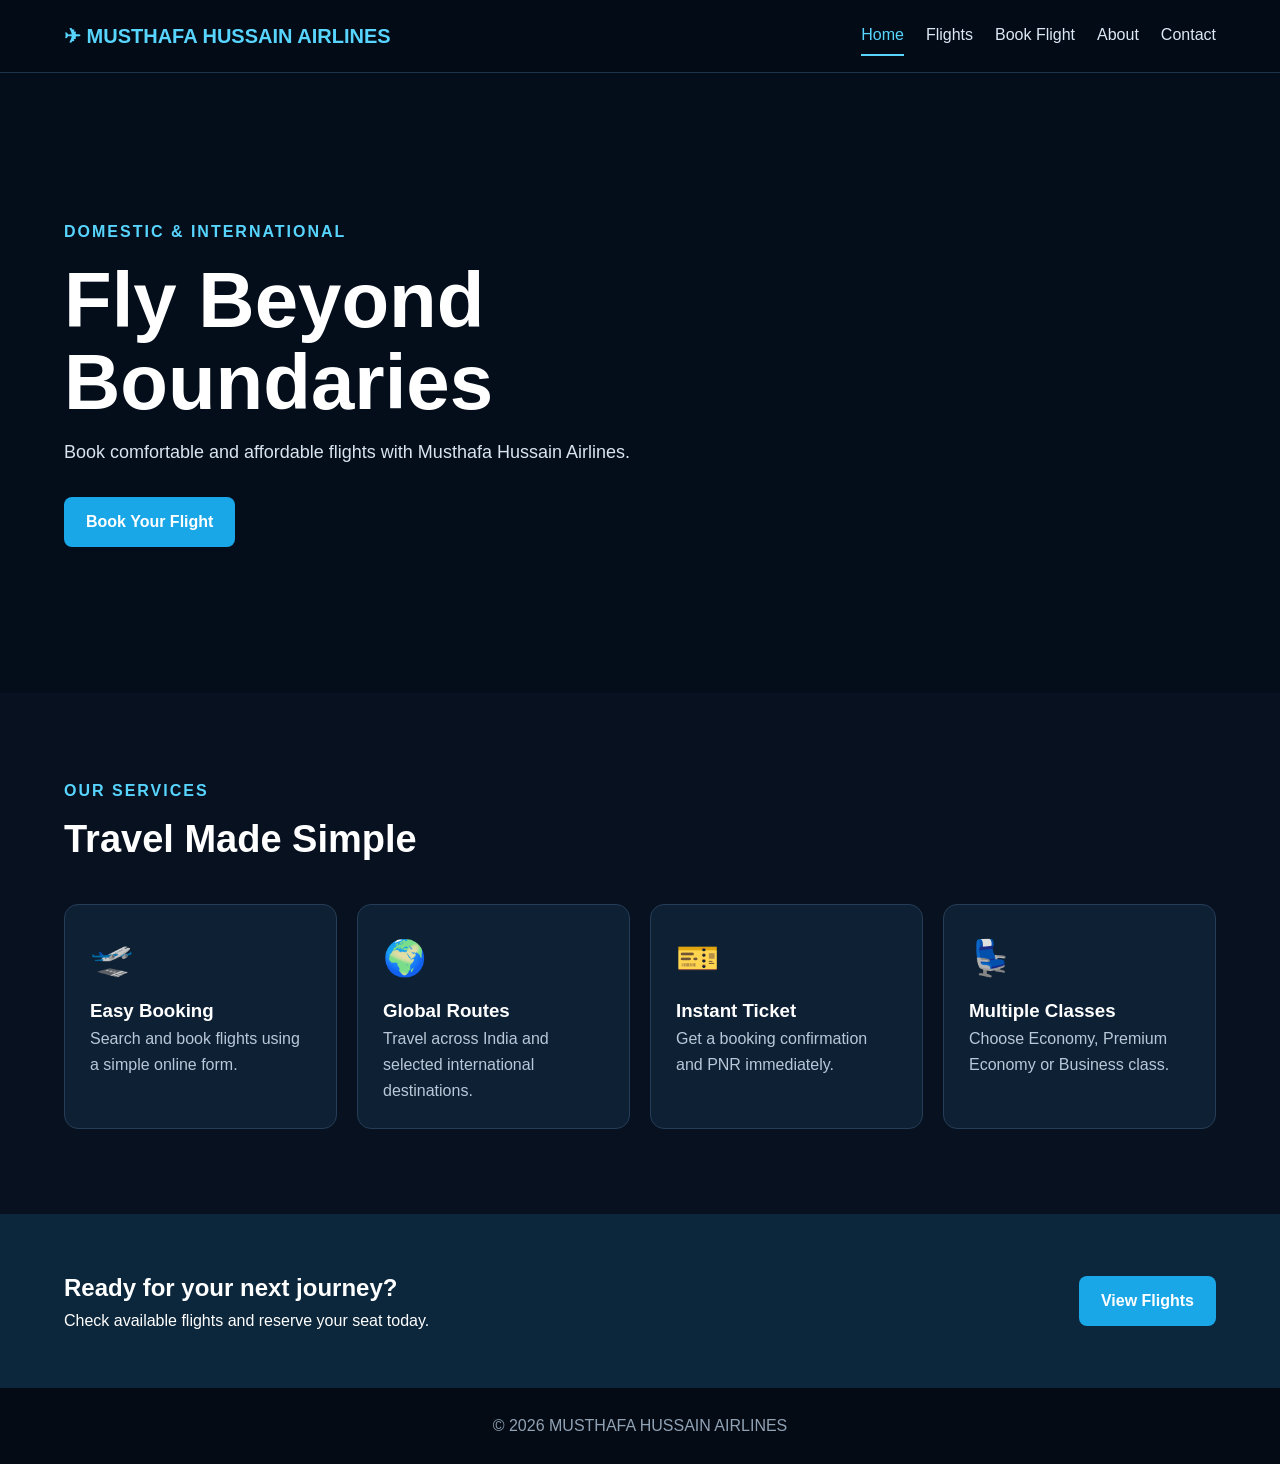
<file: index.html>
<!DOCTYPE html>
<html lang="en">
<head>
    <meta charset="UTF-8">
    <meta name="viewport" content="width=device-width, initial-scale=1.0">
    <title>Musthafa Hussain Airlines</title>
    <link rel="stylesheet" href="style.css">
</head>
<body>
<header>
    <nav class="navbar">
        <a class="logo" href="index.html">✈ MUSTHAFA HUSSAIN AIRLINES</a>
        <div class="nav-links">
            <a class="active" href="index.html">Home</a>
            <a href="flights.html">Flights</a>
            <a href="booking.html">Book Flight</a>
            <a href="about.html">About</a>
            <a href="contact.html">Contact</a>
        </div>
    </nav>
</header>

<section class="hero">
    <div class="hero-content">
        <p class="small-title">DOMESTIC & INTERNATIONAL</p>
        <h1>Fly Beyond Boundaries</h1>
        <p>Book comfortable and affordable flights with Musthafa Hussain Airlines.</p>
        <a class="btn" href="booking.html">Book Your Flight</a>
    </div>
</section>

<section class="section">
    <div class="section-title">
        <p>OUR SERVICES</p>
        <h2>Travel Made Simple</h2>
    </div>
    <div class="cards">
        <div class="card"><div class="icon">🛫</div><h3>Easy Booking</h3><p>Search and book flights using a simple online form.</p></div>
        <div class="card"><div class="icon">🌍</div><h3>Global Routes</h3><p>Travel across India and selected international destinations.</p></div>
        <div class="card"><div class="icon">🎫</div><h3>Instant Ticket</h3><p>Get a booking confirmation and PNR immediately.</p></div>
        <div class="card"><div class="icon">💺</div><h3>Multiple Classes</h3><p>Choose Economy, Premium Economy or Business class.</p></div>
    </div>
</section>

<section class="banner">
    <div>
        <h2>Ready for your next journey?</h2>
        <p>Check available flights and reserve your seat today.</p>
    </div>
    <a class="btn" href="flights.html">View Flights</a>
</section>

<footer>© 2026 MUSTHAFA HUSSAIN AIRLINES</footer>
<script src="script.js"></script>
</body>
</html>
</file>
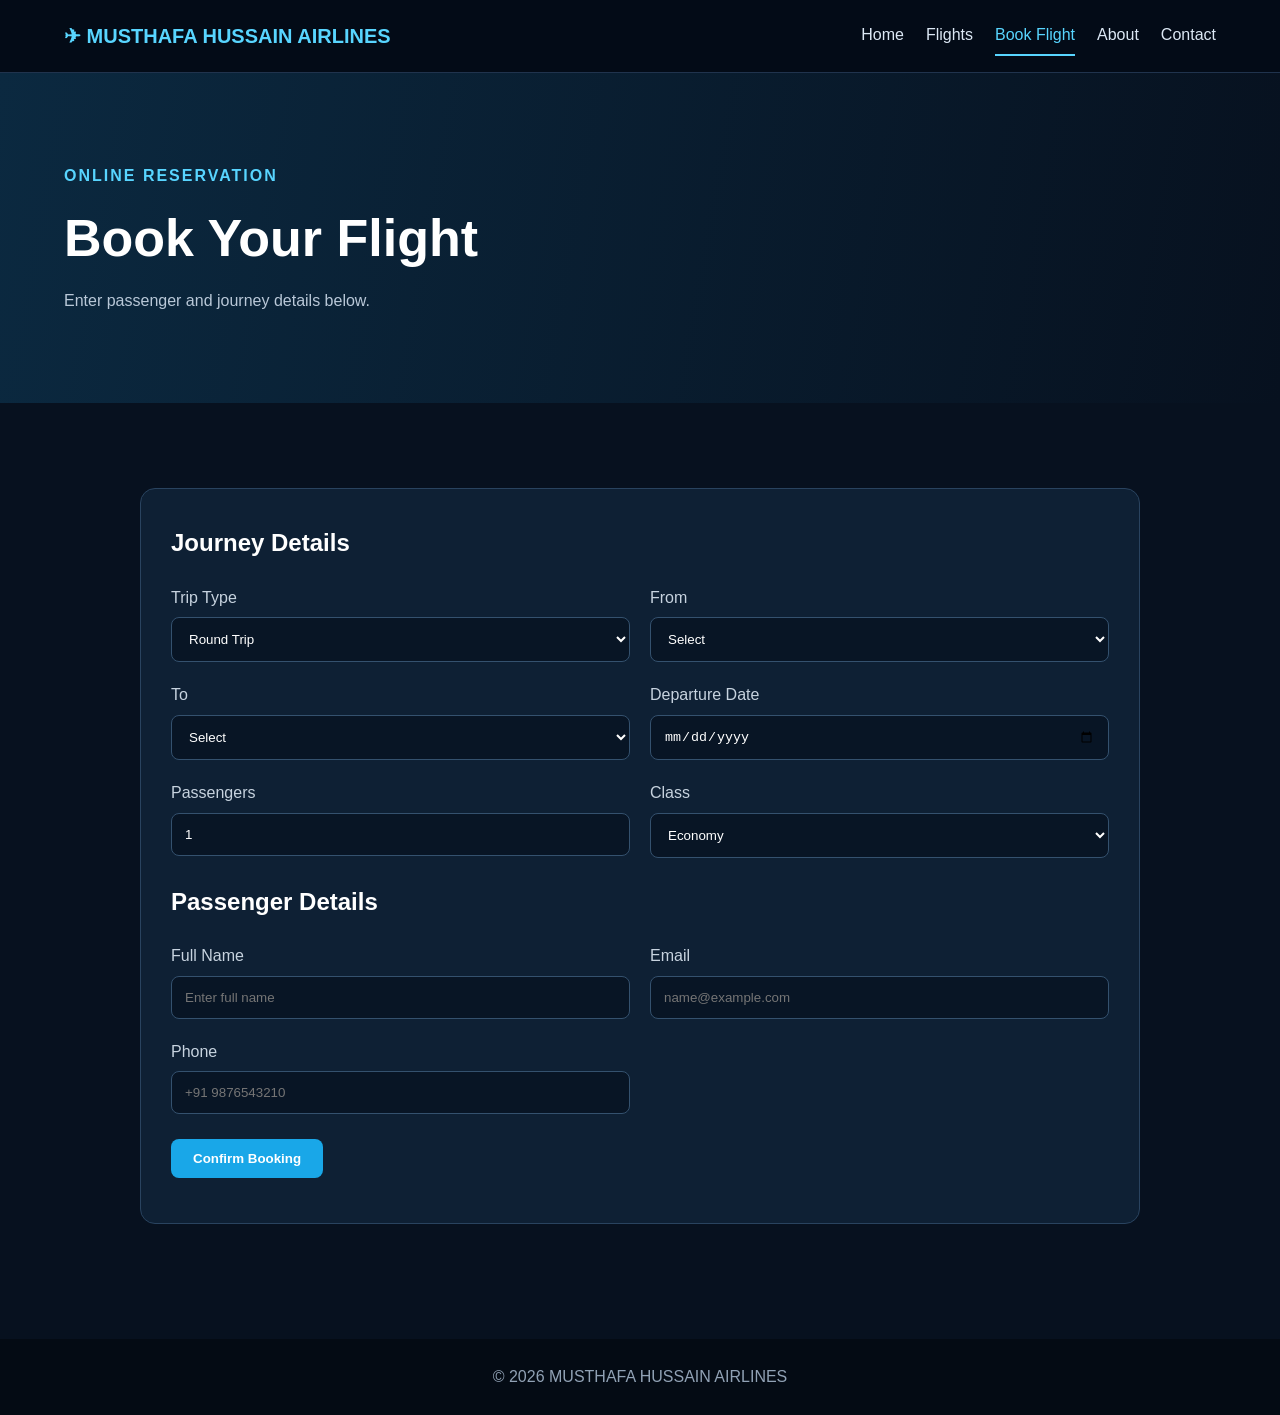
<file: booking.html>
<!DOCTYPE html>
<html lang="en">
<head>
    <meta charset="UTF-8">
    <meta name="viewport" content="width=device-width, initial-scale=1.0">
    <title>Musthafa Hussain Airlines</title>
    <link rel="stylesheet" href="style.css">
</head>
<body>
<header>
    <nav class="navbar">
        <a class="logo" href="index.html">✈ MUSTHAFA HUSSAIN AIRLINES</a>
        <div class="nav-links">
            <a href="index.html">Home</a><a href="flights.html">Flights</a>
            <a class="active" href="booking.html">Book Flight</a><a href="about.html">About</a><a href="contact.html">Contact</a>
        </div>
    </nav>
</header>

<section class="page-header">
    <p class="small-title">ONLINE RESERVATION</p>
    <h1>Book Your Flight</h1>
    <p>Enter passenger and journey details below.</p>
</section>

<section class="section narrow">
    <form id="bookingForm" class="form-card">
        <h2>Journey Details</h2>
        <div class="form-grid">
            <label>Trip Type<select id="tripType"><option>Round Trip</option><option>One Way</option></select></label>
            <label>From<select id="from" required><option value="">Select</option><option>Hyderabad</option><option>Delhi</option><option>Mumbai</option><option>Bengaluru</option><option>Chennai</option><option>Kolkata</option><option>Dubai</option><option>Singapore</option><option>London</option></select></label>
            <label>To<select id="to" required><option value="">Select</option><option>Hyderabad</option><option>Delhi</option><option>Mumbai</option><option>Bengaluru</option><option>Chennai</option><option>Kolkata</option><option>Dubai</option><option>Singapore</option><option>London</option></select></label>
            <label>Departure Date<input type="date" id="travelDate" required></label>
            <label>Passengers<input type="number" id="passengers" min="1" max="9" value="1" required></label>
            <label>Class<select id="classType"><option>Economy</option><option>Premium Economy</option><option>Business</option></select></label>
        </div>

        <h2>Passenger Details</h2>
        <div class="form-grid">
            <label>Full Name<input type="text" id="passengerName" required placeholder="Enter full name"></label>
            <label>Email<input type="email" id="passengerEmail" required placeholder="name@example.com"></label>
            <label>Phone<input type="tel" id="passengerPhone" required placeholder="+91 9876543210"></label>
        </div>

        <button class="btn" type="submit">Confirm Booking</button>
        <p id="bookingMessage" class="message"></p>
    </form>

    <div id="ticket" class="ticket hidden">
        <div class="ticket-top"><h2>✈ MUSTHAFA HUSSAIN AIRLINES</h2><span>CONFIRMED</span></div>
        <p class="success">✓ Booking confirmed successfully!</p>
        <div class="ticket-grid">
            <p><b>PNR</b><span id="tPNR"></span></p>
            <p><b>Passenger</b><span id="tName"></span></p>
            <p><b>Route</b><span id="tRoute"></span></p>
            <p><b>Date</b><span id="tDate"></span></p>
            <p><b>Flight</b><span id="tFlight"></span></p>
            <p><b>Class</b><span id="tClass"></span></p>
            <p><b>Passengers</b><span id="tPassengers"></span></p>
            <p><b>Total Fare</b><span id="tFare"></span></p>
        </div>
        <button id="printTicket" class="btn">Print Ticket</button>
    </div>
</section>
<footer>© 2026 MUSTHAFA HUSSAIN AIRLINES</footer>
<script src="script.js"></script>
</body>
</html>
</file>
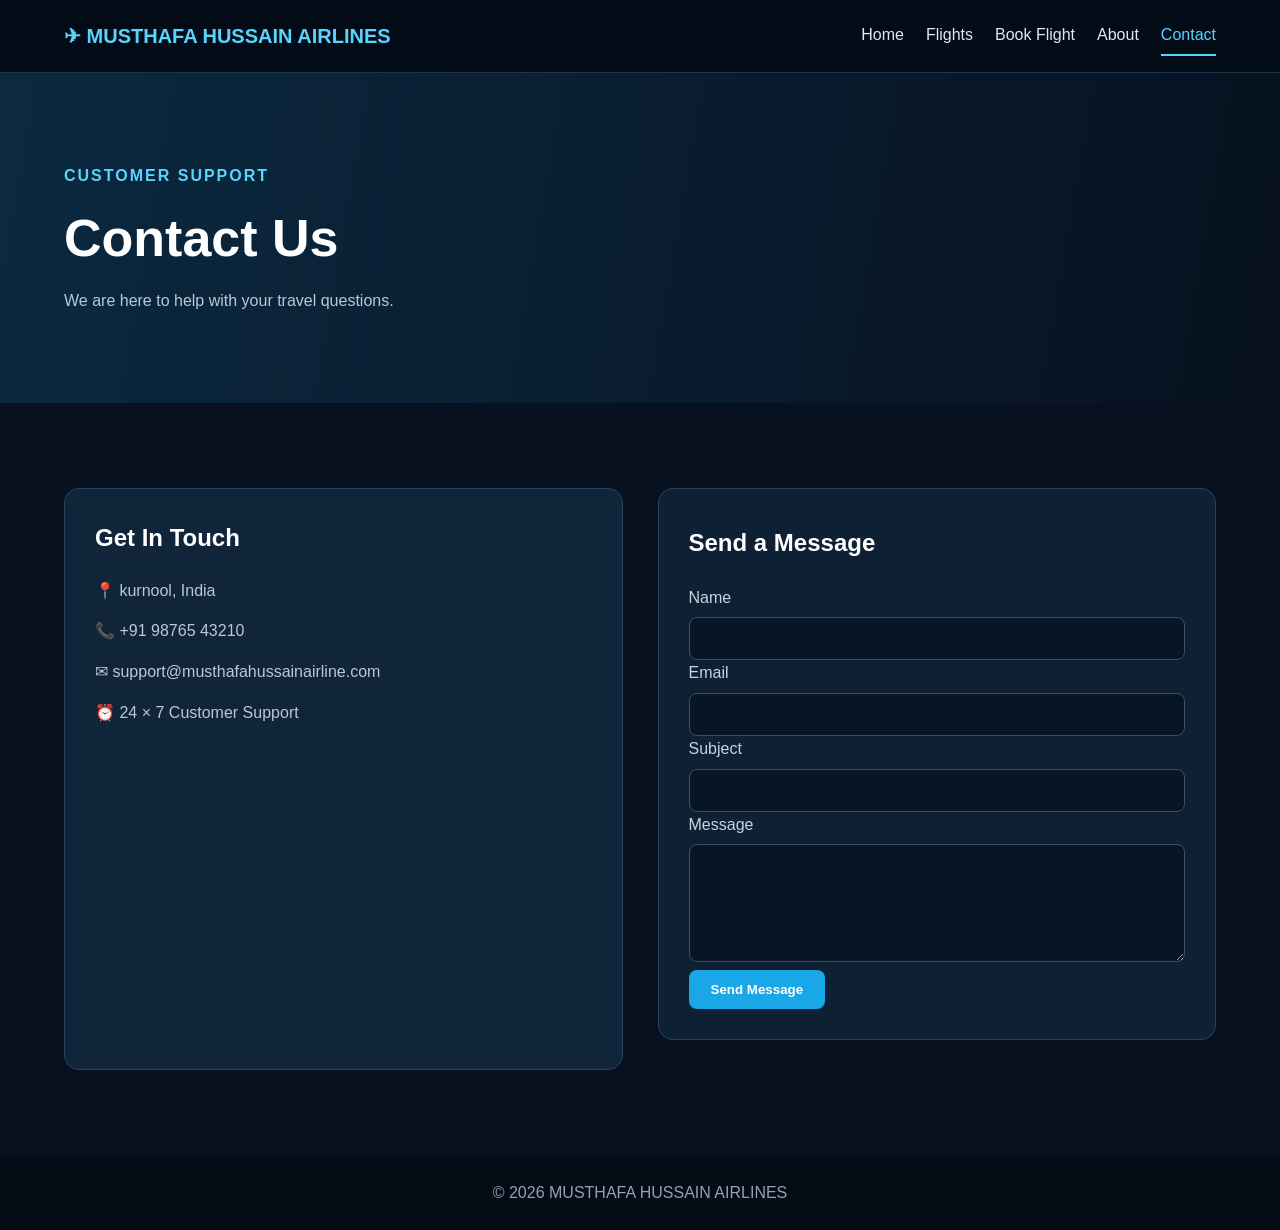
<file: contact.html>
<!DOCTYPE html>
<html lang="en">
<head>
    <meta charset="UTF-8">
    <meta name="viewport" content="width=device-width, initial-scale=1.0">
    <title>Musthafa Hussain Airlines</title>
    <link rel="stylesheet" href="style.css">
</head>
<body>
<header><nav class="navbar">
    <a class="logo" href="index.html">✈ MUSTHAFA HUSSAIN AIRLINES</a>
    <div class="nav-links"><a href="index.html">Home</a><a href="flights.html">Flights</a><a href="booking.html">Book Flight</a><a href="about.html">About</a><a class="active" href="contact.html">Contact</a></div>
</nav></header>

<section class="page-header">
    <p class="small-title">CUSTOMER SUPPORT</p>
    <h1>Contact Us</h1>
    <p>We are here to help with your travel questions.</p>
</section>

<section class="section contact-layout">
    <div class="contact-info">
        <h2>Get In Touch</h2>
        <p>📍 kurnool, India</p>
        <p>📞 +91 98765 43210</p>
        <p>✉ support@musthafahussainairline.com</p>
        <p>⏰ 24 × 7 Customer Support</p>
    </div>

    <form id="contactForm" class="form-card">
        <h2>Send a Message</h2>
        <label>Name<input id="contactName" type="text" required></label>
        <label>Email<input id="contactEmail" type="email" required></label>
        <label>Subject<input id="contactSubject" type="text" required></label>
        <label>Message<textarea id="contactMessage" rows="6" required></textarea></label>
        <button class="btn" type="submit">Send Message</button>
    </form>
</section>
<footer>© 2026 MUSTHAFA HUSSAIN AIRLINES</footer>
<script src="script.js"></script>
</body>
</html>
</file>
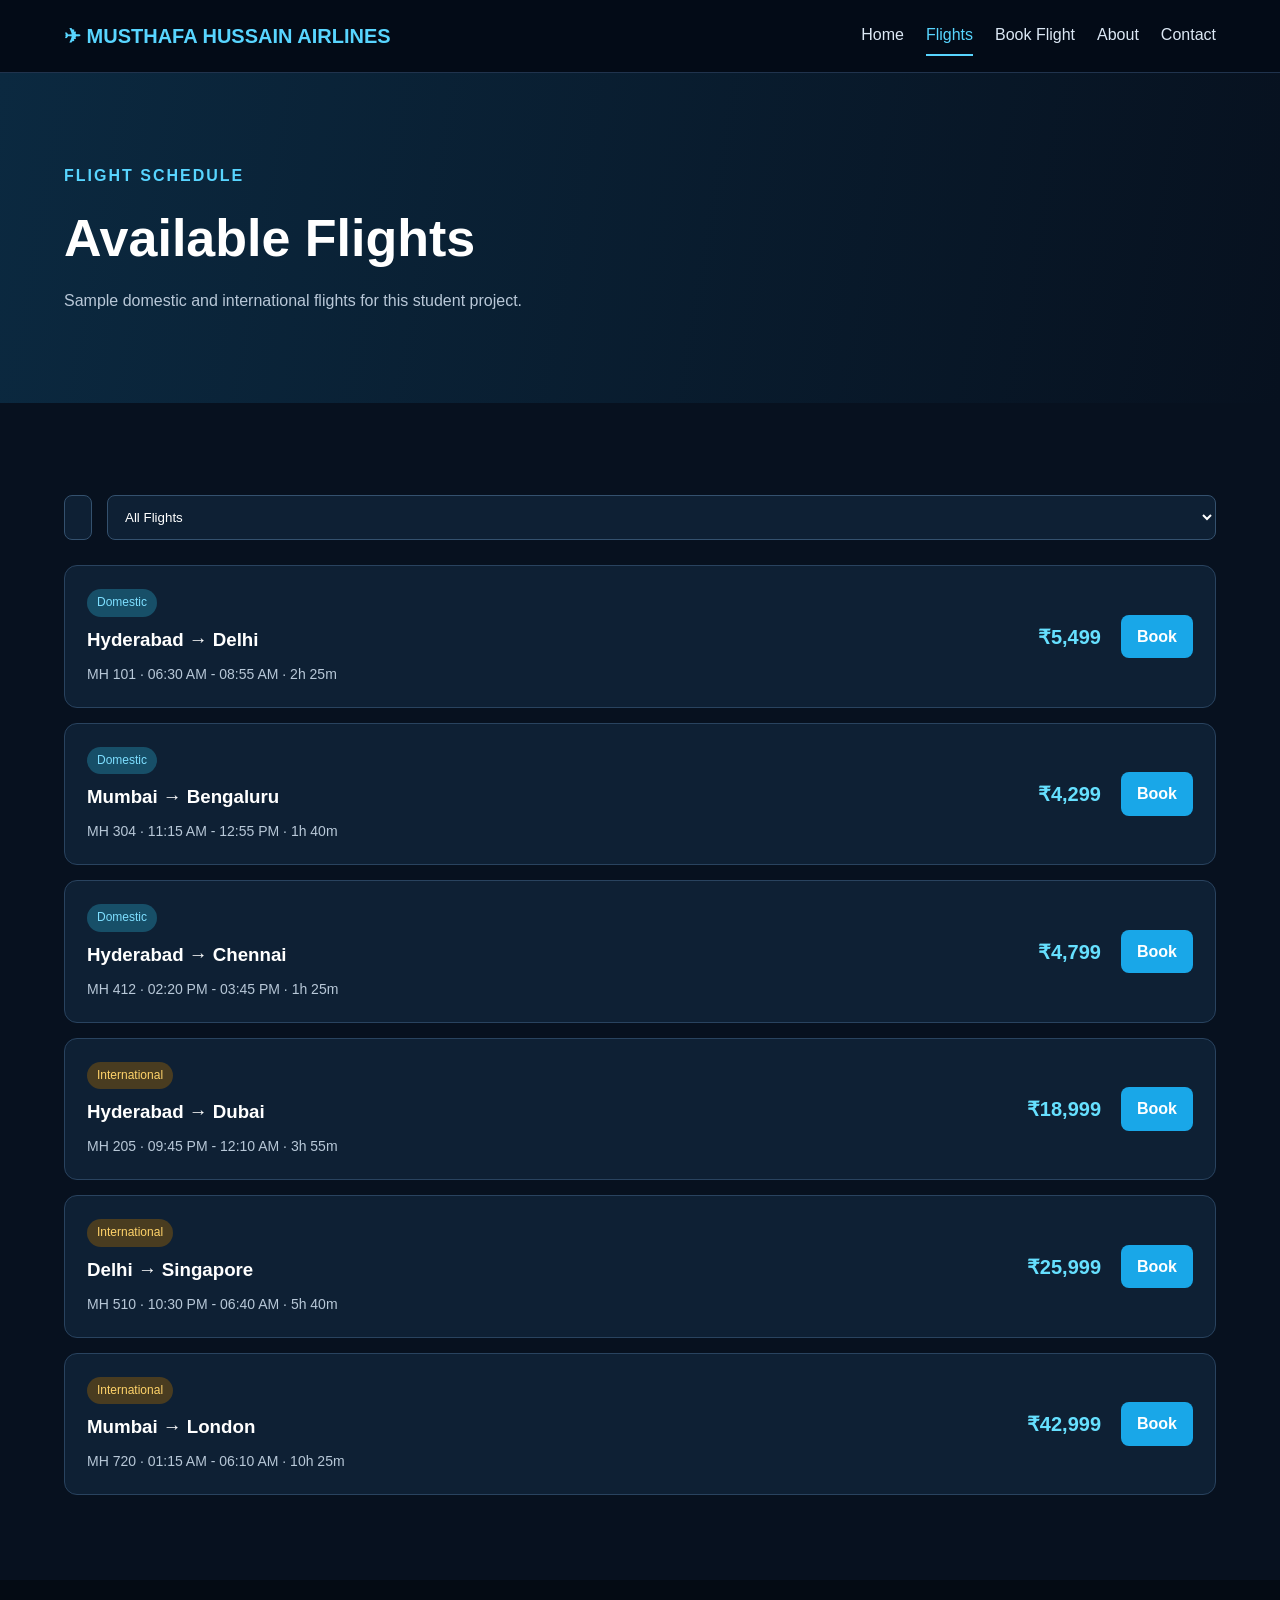
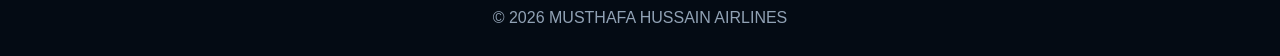
<file: flights.html>
<!DOCTYPE html>
<html lang="en">
<head>
    <meta charset="UTF-8">
    <meta name="viewport" content="width=device-width, initial-scale=1.0">
    <title>Musthafa Hussain Airlines</title>
    <link rel="stylesheet" href="style.css">
</head>
<body>
<header>
    <nav class="navbar">
        <a class="logo" href="index.html">✈ MUSTHAFA HUSSAIN AIRLINES</a>
        <div class="nav-links">
            <a href="index.html">Home</a><a class="active" href="flights.html">Flights</a>
            <a href="booking.html">Book Flight</a><a href="about.html">About</a><a href="contact.html">Contact</a>
        </div>
    </nav>
</header>

<section class="page-header">
    <p class="small-title">FLIGHT SCHEDULE</p>
    <h1>Available Flights</h1>
    <p>Sample domestic and international flights for this student project.</p>
</section>

<section class="section">
    <div class="filter-box">
        <input id="flightSearch" type="text" placeholder="Search route, e.g. Hyderabad or Dubai">
        <select id="flightType">
            <option value="all">All Flights</option>
            <option value="domestic">Domestic</option>
            <option value="international">International</option>
        </select>
    </div>

    <div id="flightList" class="flight-list">
        <div class="flight-card" data-type="domestic" data-search="hyderabad delhi">
            <div><span class="badge">Domestic</span><h3>Hyderabad → Delhi</h3><p>MH 101 · 06:30 AM - 08:55 AM · 2h 25m</p></div>
            <strong>₹5,499</strong><a class="btn small-btn" href="booking.html">Book</a>
        </div>
        <div class="flight-card" data-type="domestic" data-search="mumbai bengaluru">
            <div><span class="badge">Domestic</span><h3>Mumbai → Bengaluru</h3><p>MH 304 · 11:15 AM - 12:55 PM · 1h 40m</p></div>
            <strong>₹4,299</strong><a class="btn small-btn" href="booking.html">Book</a>
        </div>
        <div class="flight-card" data-type="domestic" data-search="hyderabad chennai">
            <div><span class="badge">Domestic</span><h3>Hyderabad → Chennai</h3><p>MH 412 · 02:20 PM - 03:45 PM · 1h 25m</p></div>
            <strong>₹4,799</strong><a class="btn small-btn" href="booking.html">Book</a>
        </div>
        <div class="flight-card" data-type="international" data-search="hyderabad dubai">
            <div><span class="badge international">International</span><h3>Hyderabad → Dubai</h3><p>MH 205 · 09:45 PM - 12:10 AM · 3h 55m</p></div>
            <strong>₹18,999</strong><a class="btn small-btn" href="booking.html">Book</a>
        </div>
        <div class="flight-card" data-type="international" data-search="delhi singapore">
            <div><span class="badge international">International</span><h3>Delhi → Singapore</h3><p>MH 510 · 10:30 PM - 06:40 AM · 5h 40m</p></div>
            <strong>₹25,999</strong><a class="btn small-btn" href="booking.html">Book</a>
        </div>
        <div class="flight-card" data-type="international" data-search="mumbai london">
            <div><span class="badge international">International</span><h3>Mumbai → London</h3><p>MH 720 · 01:15 AM - 06:10 AM · 10h 25m</p></div>
            <strong>₹42,999</strong><a class="btn small-btn" href="booking.html">Book</a>
        </div>
    </div>
</section>
<footer>© 2026 MUSTHAFA HUSSAIN AIRLINES</footer>
<script src="script.js"></script>
</body>
</html>
</file>
<file: style.css>
*{margin:0;padding:0;box-sizing:border-box}
html{scroll-behavior:smooth}
body{font-family:Arial,Helvetica,sans-serif;background:#07111f;color:#fff;line-height:1.6}
a{text-decoration:none;color:inherit}
header{position:sticky;top:0;z-index:100;background:rgba(4,12,23,.97);border-bottom:1px solid #20334d}
.navbar{width:90%;max-width:1200px;margin:auto;min-height:72px;display:flex;justify-content:space-between;align-items:center;gap:20px}
.logo{color:#58d5ff;font-size:20px;font-weight:bold}
.nav-links{display:flex;gap:22px;flex-wrap:wrap;justify-content:center}
.nav-links a{color:#dce8f5;padding:6px 0}
.nav-links a:hover,.nav-links .active{color:#58d5ff;border-bottom:2px solid #58d5ff}
.hero{min-height:620px;display:flex;align-items:center;background:linear-gradient(rgba(3,13,26,.7),rgba(3,13,26,.85)),url("https://images.unsplash.com/photo-1474302770737-173ee21bab63?auto=format&fit=crop&w=1600&q=80") center/cover no-repeat}
.hero-content{width:90%;max-width:1200px;margin:auto}
.small-title,.section-title p{color:#58d5ff;font-weight:bold;letter-spacing:2px}
.hero h1{font-size:clamp(44px,7vw,78px);line-height:1.05;max-width:850px;margin:15px 0}
.hero-content>p:not(.small-title){max-width:650px;color:#d9e4ef;font-size:18px;margin-bottom:30px}
.btn{display:inline-block;border:0;cursor:pointer;background:#19a7e8;color:#fff;padding:12px 22px;border-radius:8px;font-weight:bold;transition:.3s}
.btn:hover{background:#087db4;transform:translateY(-2px)}
.small-btn{margin-left:auto;align-self:center;padding:9px 16px}
.section{width:90%;max-width:1200px;margin:auto;padding:85px 0}
.narrow{max-width:1000px}
.section-title{margin-bottom:35px}.section-title h2{font-size:38px;margin-top:5px}
.cards{display:grid;grid-template-columns:repeat(4,1fr);gap:20px}
.card{background:#0e2034;border:1px solid #263d58;padding:25px;border-radius:14px}
.card p,.contact-info p,.about p{color:#b9c8d8}
.icon{font-size:35px;margin-bottom:10px}
.banner{padding:55px 5%;background:#0c263b;display:flex;justify-content:space-between;align-items:center;gap:20px}
.page-header{padding:90px 5%;background:linear-gradient(100deg,#0b2940,#07111f)}
.page-header h1{font-size:52px;margin:8px 0}.page-header p:last-child{color:#b9c8d8}
.filter-box{display:flex;gap:15px;margin-bottom:25px}
.filter-box input,.filter-box select{padding:13px;border:1px solid #34516e;border-radius:8px;background:#0e2034;color:#fff}
.filter-box input{flex:1}
.flight-list{display:grid;gap:15px}
.flight-card{display:grid;grid-template-columns:1fr auto auto;align-items:center;gap:20px;background:#0e2034;padding:22px;border:1px solid #29435f;border-radius:13px}
.flight-card p{color:#b8c8d8;font-size:14px}.flight-card h3{margin:8px 0}
.flight-card>strong{color:#66e0ff;font-size:20px;white-space:nowrap}
.badge{display:inline-block;background:#174f68;color:#7edfff;padding:4px 10px;border-radius:20px;font-size:12px}
.badge.international{background:#493c20;color:#ffd36a}
.form-card{background:#0e2034;border:1px solid #29435f;padding:30px;border-radius:15px;margin-bottom:30px}
.form-card h2{margin:5px 0 22px}.form-grid{display:grid;grid-template-columns:repeat(2,1fr);gap:20px;margin-bottom:25px}
label{display:block;color:#c7d3df}input,select,textarea{width:100%;margin-top:7px;padding:13px;border:1px solid #34516e;border-radius:8px;background:#081525;color:#fff;outline:0}
input:focus,select:focus,textarea:focus{border-color:#58d5ff}
.message{margin-top:15px;color:#ffb7b7}
.ticket{background:#fff;color:#132238;border-radius:15px;overflow:hidden;padding-bottom:25px}
.ticket.hidden{display:none}.ticket-top{background:#0b5c86;color:#fff;padding:22px;display:flex;justify-content:space-between}
.ticket-top span{background:#d9ffeb;color:#08733b;padding:5px 10px;border-radius:20px;font-size:11px}
.success{color:#08733b;font-weight:bold;padding:22px 22px 0}
.ticket-grid{display:grid;grid-template-columns:1fr 1fr;gap:15px;padding:22px;border-bottom:1px dashed #aaa}
.ticket-grid p{display:flex;flex-direction:column}.ticket-grid b{font-size:11px;color:#657487;text-transform:uppercase}.ticket-grid span{font-weight:bold}
.ticket>.btn{margin:20px 22px}
.about{display:grid;grid-template-columns:1fr 1fr;gap:50px;align-items:center}
.about img{width:100%;height:430px;object-fit:cover;border-radius:15px}
.about h2{font-size:40px;margin:10px 0 18px}.about h3{margin-top:20px}
.check-list{list-style:none;color:#c3d0dd;margin-top:10px}.check-list li{margin:7px 0}.check-list li::before{content:"✓ ";color:#58d5ff;font-weight:bold}
.contact-layout{display:grid;grid-template-columns:1fr 1fr;gap:35px}
.contact-info{background:#10243a;border:1px solid #29435f;border-radius:15px;padding:30px}
.contact-info h2{margin-bottom:20px}.contact-info p{margin:15px 0}
.contact-form{margin:0}.contact-form label{margin-bottom:15px}
footer{text-align:center;background:#040b14;color:#91a2b5;padding:25px}
@media(max-width:900px){.cards{grid-template-columns:1fr 1fr}.about,.contact-layout{grid-template-columns:1fr}.flight-card{grid-template-columns:1fr auto}.flight-card .btn{grid-column:2;grid-row:1}.form-grid{grid-template-columns:1fr}}
@media(max-width:650px){.navbar{flex-direction:column;padding:15px 0}.hero{min-height:550px}.hero h1{font-size:45px}.cards{grid-template-columns:1fr}.banner{flex-direction:column;align-items:flex-start}.page-header h1{font-size:40px}.filter-box{flex-direction:column}.flight-card{grid-template-columns:1fr}.flight-card .btn{grid-column:auto;grid-row:auto;width:max-content}.ticket-grid{grid-template-columns:1fr}}
@media print{body *{visibility:hidden}.ticket,.ticket *{visibility:visible}.ticket{position:absolute;left:0;top:0;width:100%;box-shadow:none}.ticket>.btn{display:none}}
</file>
